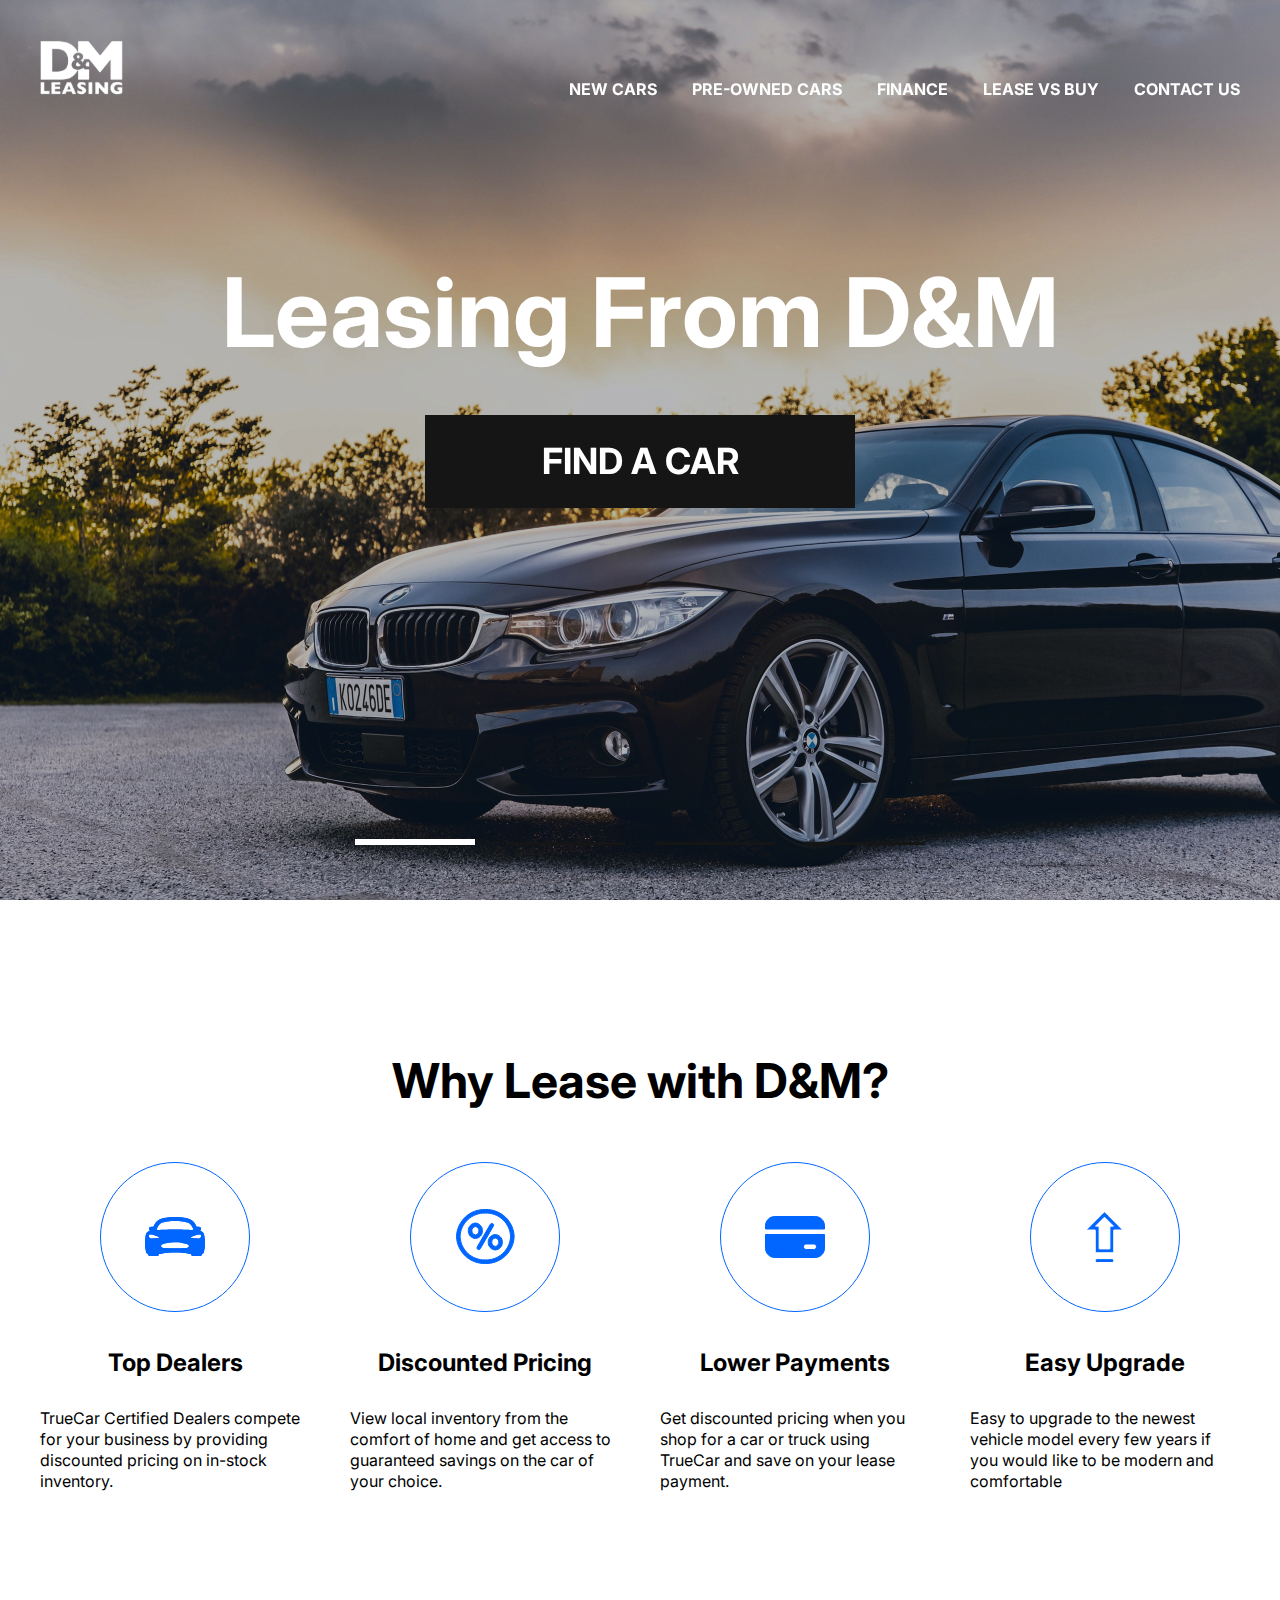
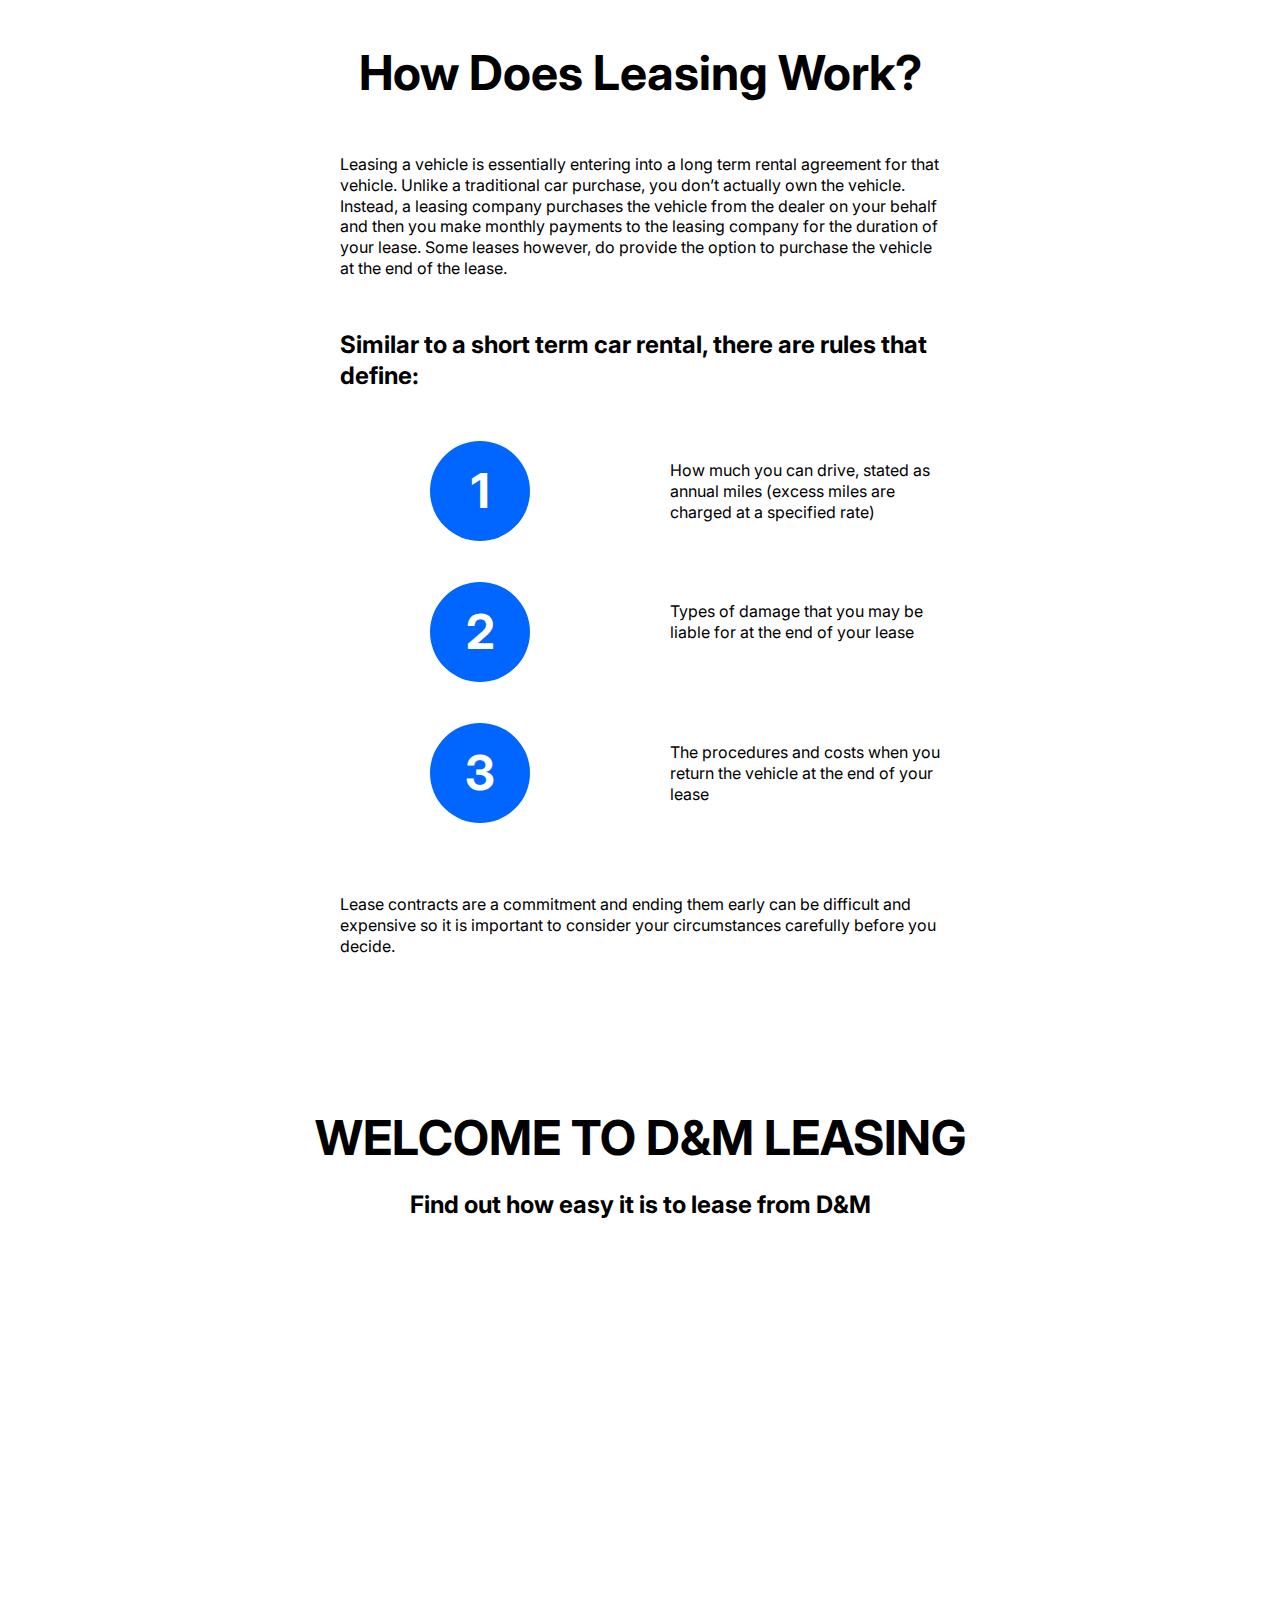
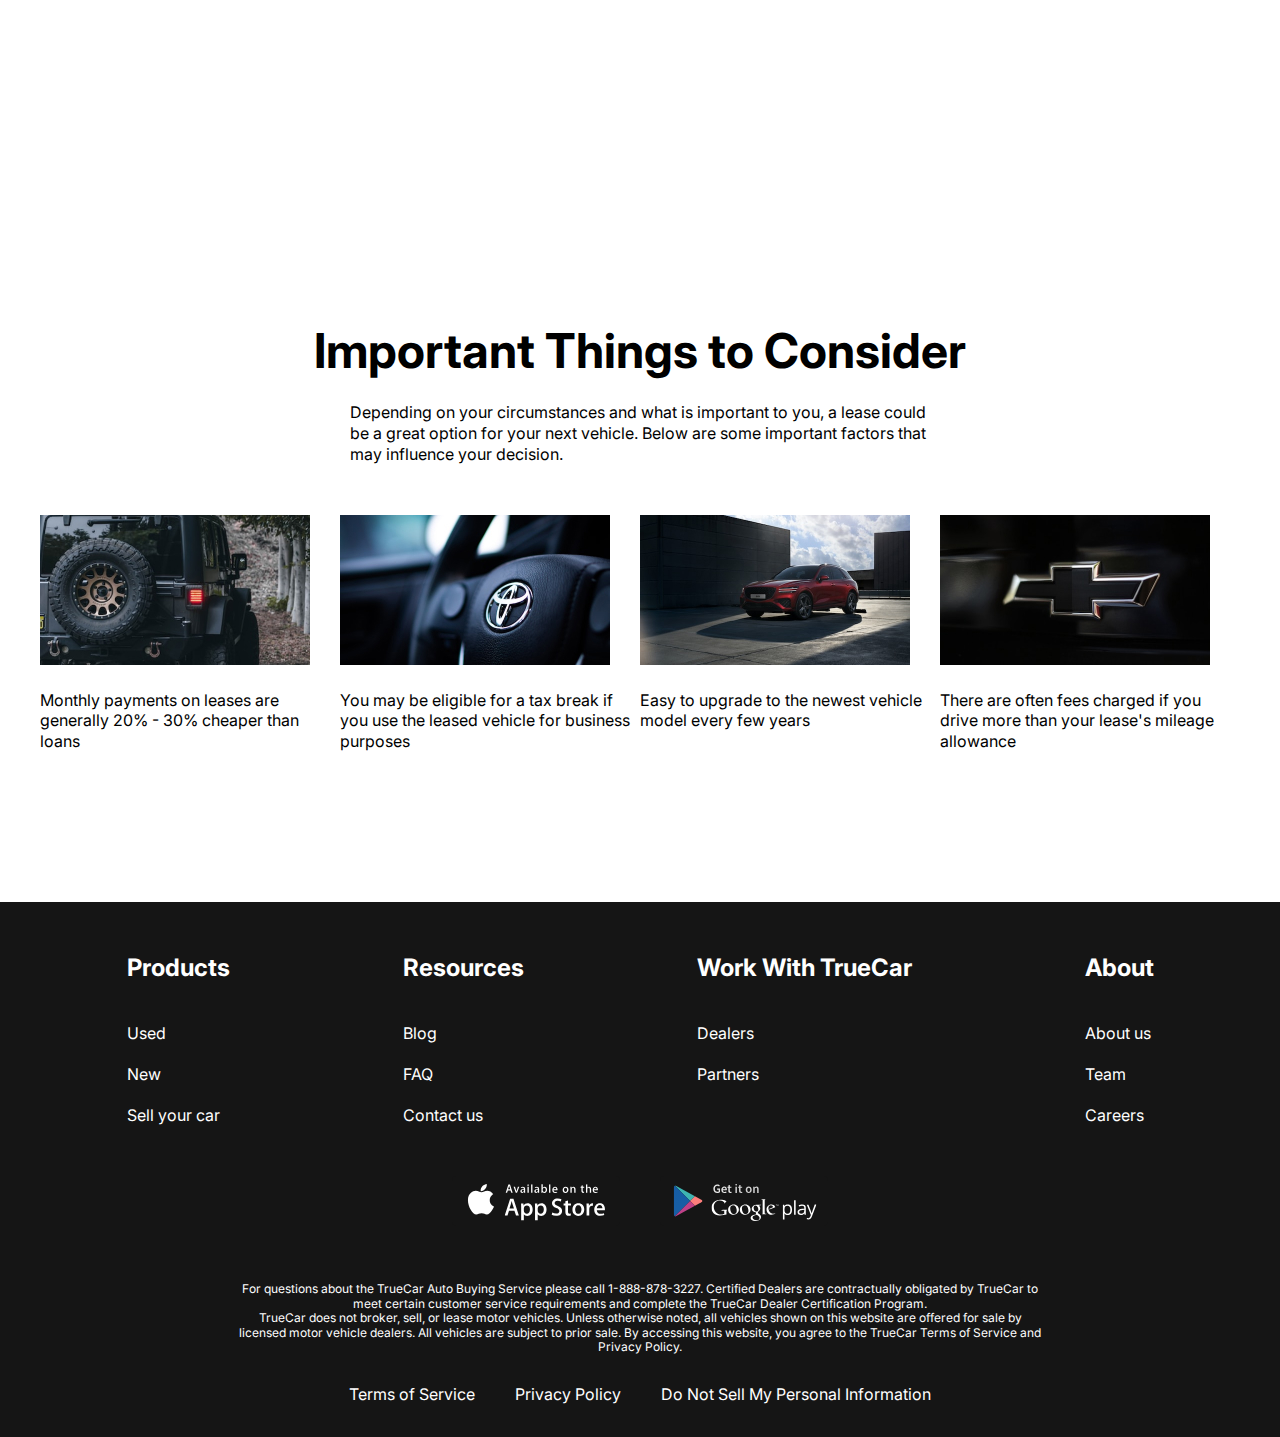
<file: index.html>
<!DOCTYPE html>
<html lang="en">
<head>
    <meta charset="UTF-8">
    <meta http-equiv="X-UA-Compatible" content="IE=edge">
    <meta name="viewport" content="width=device-width, initial-scale=1.0">
    <title>Document</title>
    <link rel="preconnect" href="https://fonts.googleapis.com">
    <link rel="preconnect" href="https://fonts.gstatic.com" crossorigin>
    <link href="https://fonts.googleapis.com/css2?family=Inter:wght@400;700&display=swap" rel="stylesheet">
    <link rel="stylesheet" href="https://cdn.jsdelivr.net/npm/swiper@10/swiper-bundle.min.css"/>
    <link rel="stylesheet" href="css/style.css">
</head>
<body>
    
<div class="wrapper">
    <header class="header header-main"> 
        <div class="container">
            <div class="header__inner">
                <a class="logo" href="index.html">
                    <img class="logo_img" src="img/logo.svg" alt="">
                </a>
                <nav class="menu">
                    <ul class="menu_list">
                        <li class="menu__lsit-item">
                            <a href="new-cars.html" class="menu__list-link">NEW CARS</a>
                        </li>
                        <li class="menu__lsit-item">
                            <a href="#" class="menu__list-link">PRE-OWNED CARS</a>
                        </li>
                        <li class="menu__lsit-item">
                            <a href="#" class="menu__list-link">FINANCE</a>
                        </li>
                        <li class="menu__lsit-item">
                            <a href="#" class="menu__list-link">LEASE VS BUY</a>
                        </li>
                        <li class="menu__lsit-item">
                            <a href="contacts.html" class="menu__list-link">CONTACT US</a>
                        </li>     
                    </ul>
                </nav>
            </div>
        </div>
    </header>

    <main class="main">
        <section class="top">
            <div class="container">
                <h1 class="title">Leasing From D&M
                </h1>
                <a href="new-cars.html" class="top__link">
                    FIND A CAR
                </a>
            </div>
        </section>
        <div class="slider">
            <div class="swiper">
                <div class="swiper-wrapper">
                    <div class="swiper-slide" style="background-image: url(img/slide-1.jpg);"></div>
                    <div class="swiper-slide" style="background-image: url(img/slide-2.jpg);"></div>
                    <div class="swiper-slide" style="background-image: url(img/slide-3.jpg);"></div>
                    <div class="swiper-slide" style="background-image: url(img/slide-4.jpg);"></div>
                    
                </div>
                <div class="swiper-pagination"></div>
            </div>
        </div>
        <section class="why-lease">
            <div class="container">
                <h2 class="section-title">
                    Why Lease with D&M?
                </h2>
            <ul class="why-lease__list">
                <li class="why-lease__item">
                    <img class="why-lease__item-img" src="img/why-lease-1.svg" alt="">
                    <h3 class="why-lease__item-title">
                        Top Dealers
                    </h3>
                    <p class="why-lease__item-text">TrueCar Certified Dealers compete for
                    your business by providing discounted pricing on in-stock inventory.</p>
                </li>
                <li class="why-lease__item">
                    <img class="why-lease__item-img" src="img/why-lease-2.svg" alt="">
                    <h3 class="why-lease__item-title">
                        Discounted Pricing
                    </h3>
                    <p class="why-lease__item-text">View local inventory from the comfort of
                    home and get access to guaranteed savings on the car of your choice.</p>
                </li>
                <li class="why-lease__item">
                    <img class="why-lease__item-img" src="img/why-lease-3.svg" alt="">
                    <h3 class="why-lease__item-title">
                        Lower Payments
                    </h3>
                    <p class="why-lease__item-text">Get discounted pricing when you shop
                    for a car or truck using TrueCar and save on your lease payment.</p>
                </li>
                <li class="why-lease__item">
                    <img class="why-lease__item-img" src="img/why-lease-4.svg" alt="">
                    <h3 class="why-lease__item-title">
                        Easy Upgrade
                    </h3>
                    <p class="why-lease__item-text">Easy to upgrade to the newest vehicle
                    model every few years if you would like to be modern and comfortable</p>
                </li>
            </ul>   
            </div>
        </section>
        <section class="how-does">
            <div class="how__does-inner">
                <h2 class="section-title">
                    How Does Leasing Work?
                </h2>
                <p class="how__does-text">
                    Leasing a vehicle is essentially entering into a long term rental
                    agreement for that vehicle. Unlike a traditional car purchase, you
                    don’t actually own the vehicle. Instead, a leasing company purchases
                    the vehicle from the dealer on your behalf and then you make monthly
                    payments to the leasing company for the duration of your lease. Some
                    leases however, do provide the option to purchase the vehicle at the end of the lease.
                </p>
                <h4 class="how__does-title">
                    Similar to a short term car rental,
                    there are rules that define:
                </h4>
                <ol class="how__does-list">
                    <li class="how__does-item">
                        How much you can drive, stated as annual miles (excess miles are charged at a specified rate)
                    </li>
                    <li class="how__does-item">
                        Types of damage that you may be liable for at the end of your lease
                    </li>
                    <li class="how__does-item">
                        The procedures and costs when you return the vehicle at the end of your lease
                    </li>
                </ol>
                <p class="how__does-text">
                    Lease contracts are a commitment and ending them early can be difficult
                    and expensive so it is important to consider your circumstances carefully
                    before you decide.
                </p>
            </div>
        </section>
        <section class="video">
            <div class="container">
                <h2 class="section-title video__title">
                    WELCOME TO D&M LEASING
                </h2>
                <p class="video__text">
                    Find out how easy it is to lease from D&M
                </p>
                <iframe class="video__content" width="1000 " height="500"
                src="https://www.youtube.com/embed/NiKsPQffdlU?si=kwkAn_wPWWJeQ7Lo"
                title="YouTube video player" frameborder="0" allow="accelerometer; autoplay;
                clipboard-write; encrypted-media; gyroscope; picture-in-picture; web-share"
                allowfullscreen></iframe>
            </div>
        </section>
        <section class="important">
            <div class="container">
                <h2 class="section-title important__title">
                    Important Things to Consider
                </h2>
                <p class="important__text">
                    Depending on your circumstances and what is important to you, a lease could
                    be a great option for your next vehicle. Below are some important factors that
                    may influence your decision.
                </p>
                <ul class="important__list">
                    <li class="important__item">
                        <img class="important__item-img" src="img/imp-1.jpg" alt="">
                        <p class="important__item-text">
                            Monthly payments on leases are generally 20% - 30% cheaper than loans
                        </p>
                    </li>
                    <li class="important__item">
                        <img class="important__item-img" src="img/imp-2.jpg" alt="">
                        <p class="important__item-text">
                            You may be eligible for a tax break if you use the leased vehicle for business purposes
                        </p>
                    </li>
                    <li class="important__item">
                        <img class="important__item-img" src="img/imp-3.jpg" alt="">
                        <p class="important__item-text">
                            Easy to upgrade to the newest vehicle model every few years
                        </p>
                    </li>
                    <li class="important__item">
                        <img class="important__item-img" src="img/imp-4.jpg" alt="">
                        <p class="important__item-text">
                            There are often fees charged if you drive more than your lease's mileage allowance
                        </p>
                    </li>
                </ul>
            </div>
        </section>
    </main>

    <footer class="footer">
        <div class="container">
            <nav class="footer__menu">
                <ul class="footer__menu-list">
                    <li class="footer__menu-item">
                        <p class="footer__menu-title">Products</p>
                    </li>
                    <li class="footer__menu-item">
                        <a href="#" class="footer__menu-link">Used</a>
                    </li>
                    <li class="footer__menu-item">
                        <a href="#" class="footer__menu-link">New</a>
                    </li>
                    <li class="footer__menu-item">
                        <a href="#" class="footer__menu-link">Sell your car</a>
                    </li>                                
                </ul>
                <ul class="footer__menu-list">
                    <li class="footer__menu-item">
                        <p class="footer__menu-title">Resources</p>
                    </li>
                    <li class="footer__menu-item">
                        <a href="#" class="footer__menu-link">Blog</a>
                    </li>
                    <li class="footer__menu-item">
                        <a href="#" class="footer__menu-link">FAQ</a>
                    </li>
                    <li class="footer__menu-item">
                        <a href="#" class="footer__menu-link">Contact us</a>
                    </li>                        
                </ul>
                <ul class="footer__menu-list">
                    <li class="footer__menu-item">
                        <p class="footer__menu-title">Work With TrueCar</p>
                    </li>
                    <li class="footer__menu-item">
                        <a href="#" class="footer__menu-link">Dealers</a>
                    </li>
                    <li class="footer__menu-item">
                        <a href="#" class="footer__menu-link">Partners</a>
                    </li>                       
                </ul>
                <ul class="footer__menu-list">
                    <li class="footer__menu-item">
                        <p class="footer__menu-title">About</p>
                    </li>
                    <li class="footer__menu-item">
                        <a href="#" class="footer__menu-link">About us</a>
                    </li>
                    <li class="footer__menu-item">
                        <a href="#" class="footer__menu-link">Team</a>
                    </li>
                    <li class="footer__menu-item">
                        <a href="#" class="footer__menu-link">Careers</a>
                    </li>                        
                </ul>
            </nav>
            <ul class="app">
                <li class="app__item">
                    <a href="#" class="app__item-link">
                        <img class="app__item-link" src="img/appstore.svg" alt="">
                    </a>
                </li>
                <li class="app__item">
                    <a href="#" class="app__item-link">
                        <img class="app__item-link" src="img/googleplay.svg" alt="">
                    </a>
                </li>
            </ul>
        </div>
        <div class="footer__copy">
            <p class="footer__copy-text">
                For questions about the TrueCar Auto Buying Service please call 1-888-878-3227.
                Certified Dealers are contractually obligated by TrueCar to meet certain customer service requirements and complete the TrueCar Dealer Certification Program.
            </p>
            <p class="footer__copy-text">
                TrueCar does not broker, sell, or lease motor vehicles. Unless otherwise noted, all vehicles shown on this website are offered for sale by licensed motor vehicle dealers. All vehicles are subject to prior sale. By accessing this website, you agree to the TrueCar Terms of Service and Privacy Policy.
            </p>
        </div>
        <nav class="copy__nav">
            <ul class="copy__nav-list">
                <li class="copy__nav-item">
                    <a href="#" class="copy__nav-link">Terms of Service</a>
                </li>
                <li class="copy__nav-item">
                    <a href="#" class="copy__nav-link">Privacy Policy</a>
                </li>
                <li class="copy__nav-item">
                    <a href="#" class="copy__nav-link">Do Not Sell My Personal Information</a>
                </li>
            </ul>
        </nav>
    </footer>
</div>

<script src="https://cdn.jsdelivr.net/npm/swiper@10/swiper-bundle.min.js"></script>
<script src="js/main.js"></script>
<script src="js/slider.js"></script>
</body>
</html>
</file>
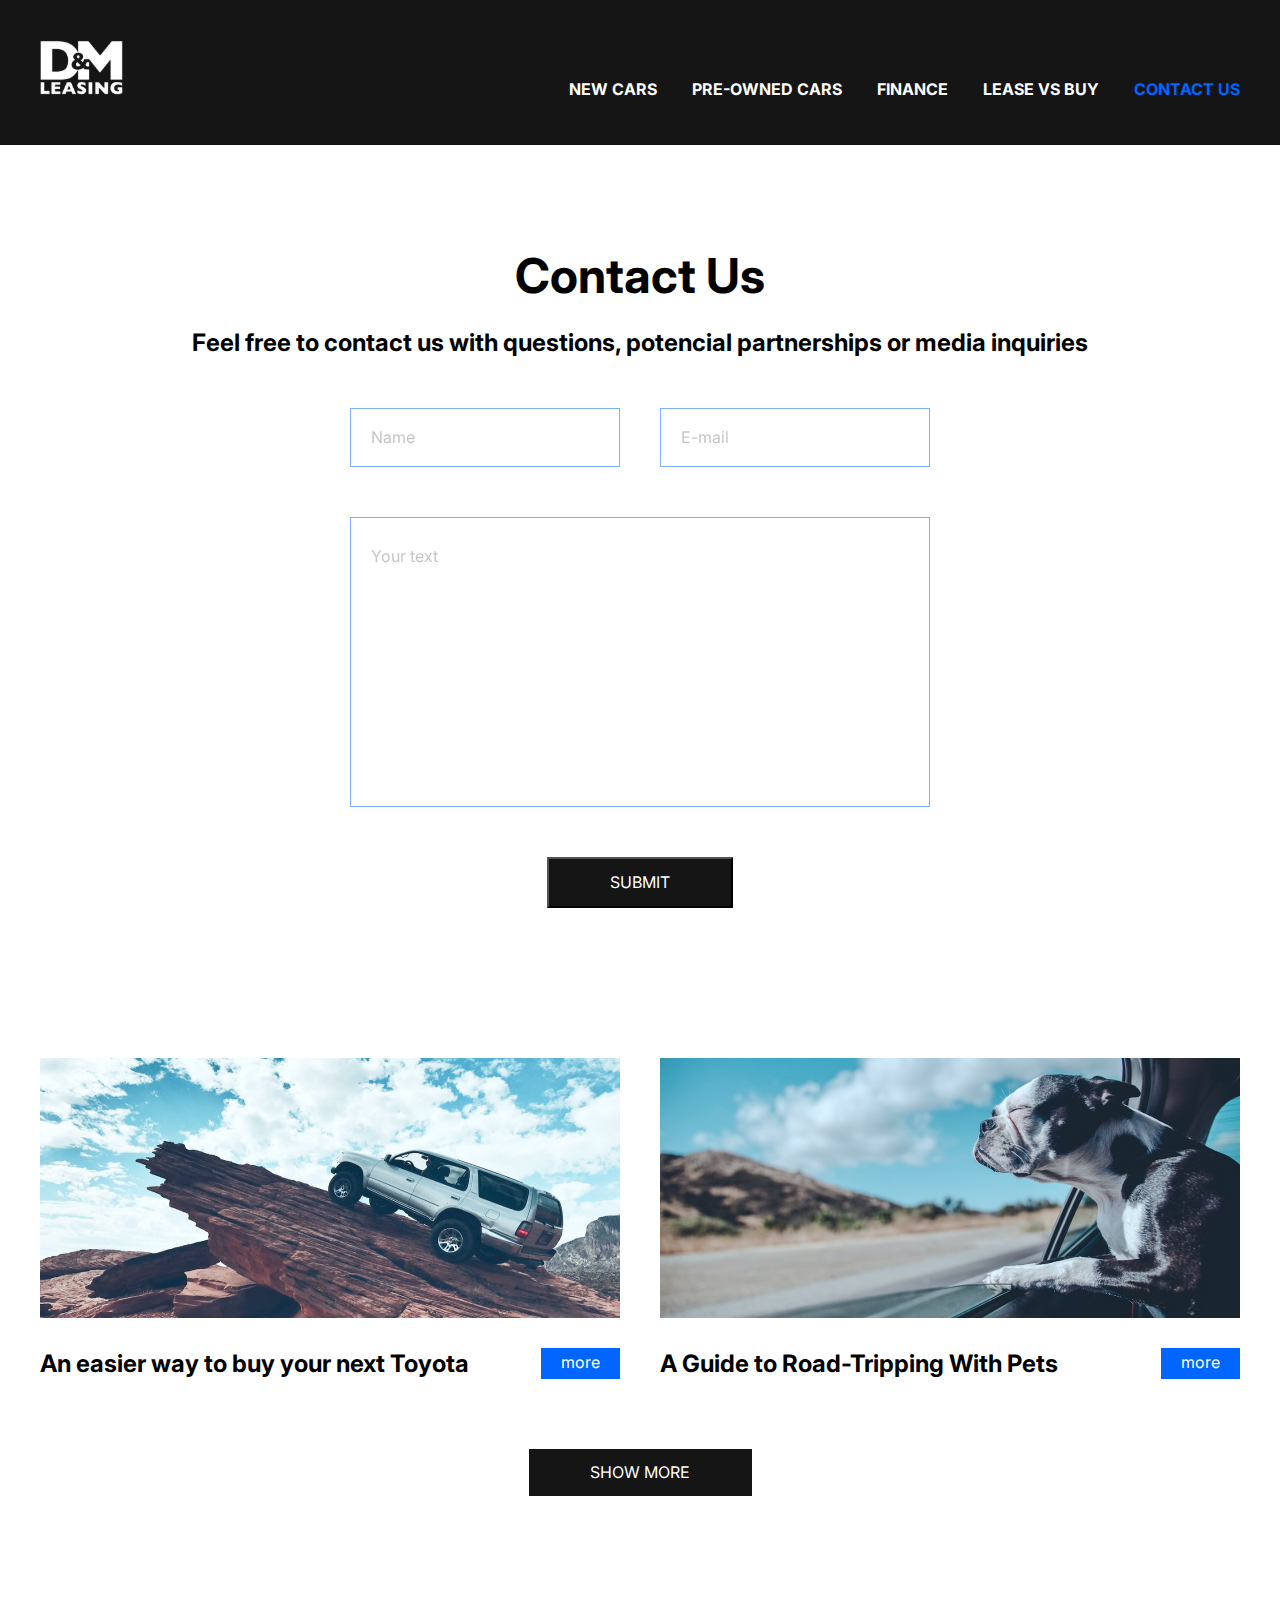
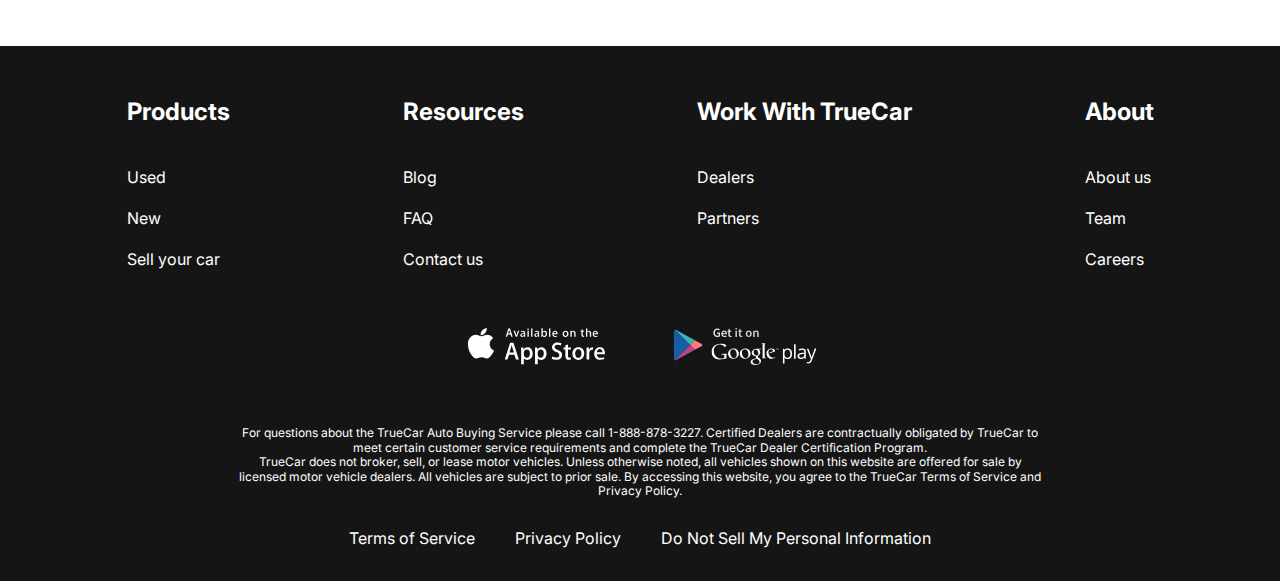
<file: contacts.html>
<!DOCTYPE html>
<html lang="en">
<head>
    <meta charset="UTF-8">
    <meta http-equiv="X-UA-Compatible" content="IE=edge">
    <meta name="viewport" content="width=device-width, initial-scale=1.0">
    <title>Document</title>
    <link rel="preconnect" href="https://fonts.googleapis.com">
    <link rel="preconnect" href="https://fonts.gstatic.com" crossorigin>
    <link href="https://fonts.googleapis.com/css2?family=Inter:wght@400;700&display=swap" rel="stylesheet">
    <link rel="stylesheet" href="css/style.css">
</head>
<body>
    
<div class="wrapper">
    <header class="header">
        <div class="container">
            <div class="header__inner">
                <a class="logo" href="index.html">
                    <img href="index.html" class="logo_img" src="img/logo.svg" alt="">
                </a>
                <nav class="menu">
                    <ul class="menu_list">
                        <li class="menu__lsit-item">
                            <a href="new-cars.html" class="menu__list-link">NEW CARS</a>
                        </li>
                        <li class="menu__lsit-item">
                            <a href="#" class="menu__list-link">PRE-OWNED CARS</a>
                        </li>
                        <li class="menu__lsit-item">
                            <a href="#" class="menu__list-link">FINANCE</a>
                        </li>
                        <li class="menu__lsit-item">
                            <a href="#" class="menu__list-link">LEASE VS BUY</a>
                        </li>
                        <li class="menu__lsit-item">
                            <a href="contacts.html" class="menu__list-link menu__list-link--active">CONTACT US</a>
                        </li>     
                    </ul>
                </nav>
            </div>
        </div>
    </header>
    <section class="contacts">
        <div class="container">
            <h2 class="section-title contacts__title">Contact Us</h2>
            <p class="contacts__text">
                Feel free to contact us with questions, potencial partnerships or media inquiries
            </p>
            <form class="form" action="#">
                <input class="form__input" type="text" placeholder="Name">
                <input class="form__input" type="email" placeholder="E-mail">
                <textarea class="form__textarea" placeholder="Your text"></textarea>
                <button class="form__btn" type="submit">SUBMIT</button>
            </form>
        </div>
    </section> 
    <section class="blog">
        <div class="container">
            <div class="blog__items">
                <div class="blog__item">
                    <img class="blog__item-img" src="img/blog-1.jpg" alt="">
                    <h4 class="blog__item-title">An easier way to buy your next Toyota</h4>
                    <a class="blog__item-link" href="#">more</a>
                </div>
                <div class="blog__item">
                    <img class="blog__item-img" src="img/blog-2.jpg" alt="">
                    <h4 class="blog__item-title">A Guide to Road-Tripping With Pets</h4>
                    <a class="blog__item-link" href="#">more</a>
                </div>
            </div>
            <a href="#" class="showmore-link">SHOW MORE</a>
        </div>
    </section>
    <footer class="footer">
        <div class="container">
            <nav class="footer__menu">
                <ul class="footer__menu-list">
                    <li class="footer__menu-item">
                        <p class="footer__menu-title">Products</p>
                    </li>
                    <li class="footer__menu-item">
                        <a href="#" class="footer__menu-link">Used</a>
                    </li>
                    <li class="footer__menu-item">
                        <a href="#" class="footer__menu-link">New</a>
                    </li>
                    <li class="footer__menu-item">
                        <a href="#" class="footer__menu-link">Sell your car</a>
                    </li>                                
                </ul>
                <ul class="footer__menu-list">
                    <li class="footer__menu-item">
                        <p class="footer__menu-title">Resources</p>
                    </li>
                    <li class="footer__menu-item">
                        <a href="#" class="footer__menu-link">Blog</a>
                    </li>
                    <li class="footer__menu-item">
                        <a href="#" class="footer__menu-link">FAQ</a>
                    </li>
                    <li class="footer__menu-item">
                        <a href="#" class="footer__menu-link">Contact us</a>
                    </li>                        
                </ul>
                <ul class="footer__menu-list">
                    <li class="footer__menu-item">
                        <p class="footer__menu-title">Work With TrueCar</p>
                    </li>
                    <li class="footer__menu-item">
                        <a href="#" class="footer__menu-link">Dealers</a>
                    </li>
                    <li class="footer__menu-item">
                        <a href="#" class="footer__menu-link">Partners</a>
                    </li>                       
                </ul>
                <ul class="footer__menu-list">
                    <li class="footer__menu-item">
                        <p class="footer__menu-title">About</p>
                    </li>
                    <li class="footer__menu-item">
                        <a href="#" class="footer__menu-link">About us</a>
                    </li>
                    <li class="footer__menu-item">
                        <a href="#" class="footer__menu-link">Team</a>
                    </li>
                    <li class="footer__menu-item">
                        <a href="#" class="footer__menu-link">Careers</a>
                    </li>                        
                </ul>
            </nav>
            <ul class="app">
                <li class="app__item">
                    <a href="#" class="app__item-link">
                        <img class="app__item-link" src="img/appstore.svg" alt="">
                    </a>
                </li>
                <li class="app__item">
                    <a href="#" class="app__item-link">
                        <img class="app__item-link" src="img/googleplay.svg" alt="">
                    </a>
                </li>
            </ul>
        </div>
        <div class="footer__copy">
            <p class="footer__copy-text">
                For questions about the TrueCar Auto Buying Service please call 1-888-878-3227.
                Certified Dealers are contractually obligated by TrueCar to meet certain customer service requirements and complete the TrueCar Dealer Certification Program.
            </p>
            <p class="footer__copy-text">
                TrueCar does not broker, sell, or lease motor vehicles. Unless otherwise noted, all vehicles shown on this website are offered for sale by licensed motor vehicle dealers. All vehicles are subject to prior sale. By accessing this website, you agree to the TrueCar Terms of Service and Privacy Policy.
            </p>
        </div>
        <nav class="copy__nav">
            <ul class="copy__nav-list">
                <li class="copy__nav-item">
                    <a href="#" class="copy__nav-link">Terms of Service</a>
                </li>
                <li class="copy__nav-item">
                    <a href="#" class="copy__nav-link">Privacy Policy</a>
                </li>
                <li class="copy__nav-item">
                    <a href="#" class="copy__nav-link">Do Not Sell My Personal Information</a>
                </li>
            </ul>
        </nav>
    </footer>
</div>

</body>
</html>
</file>
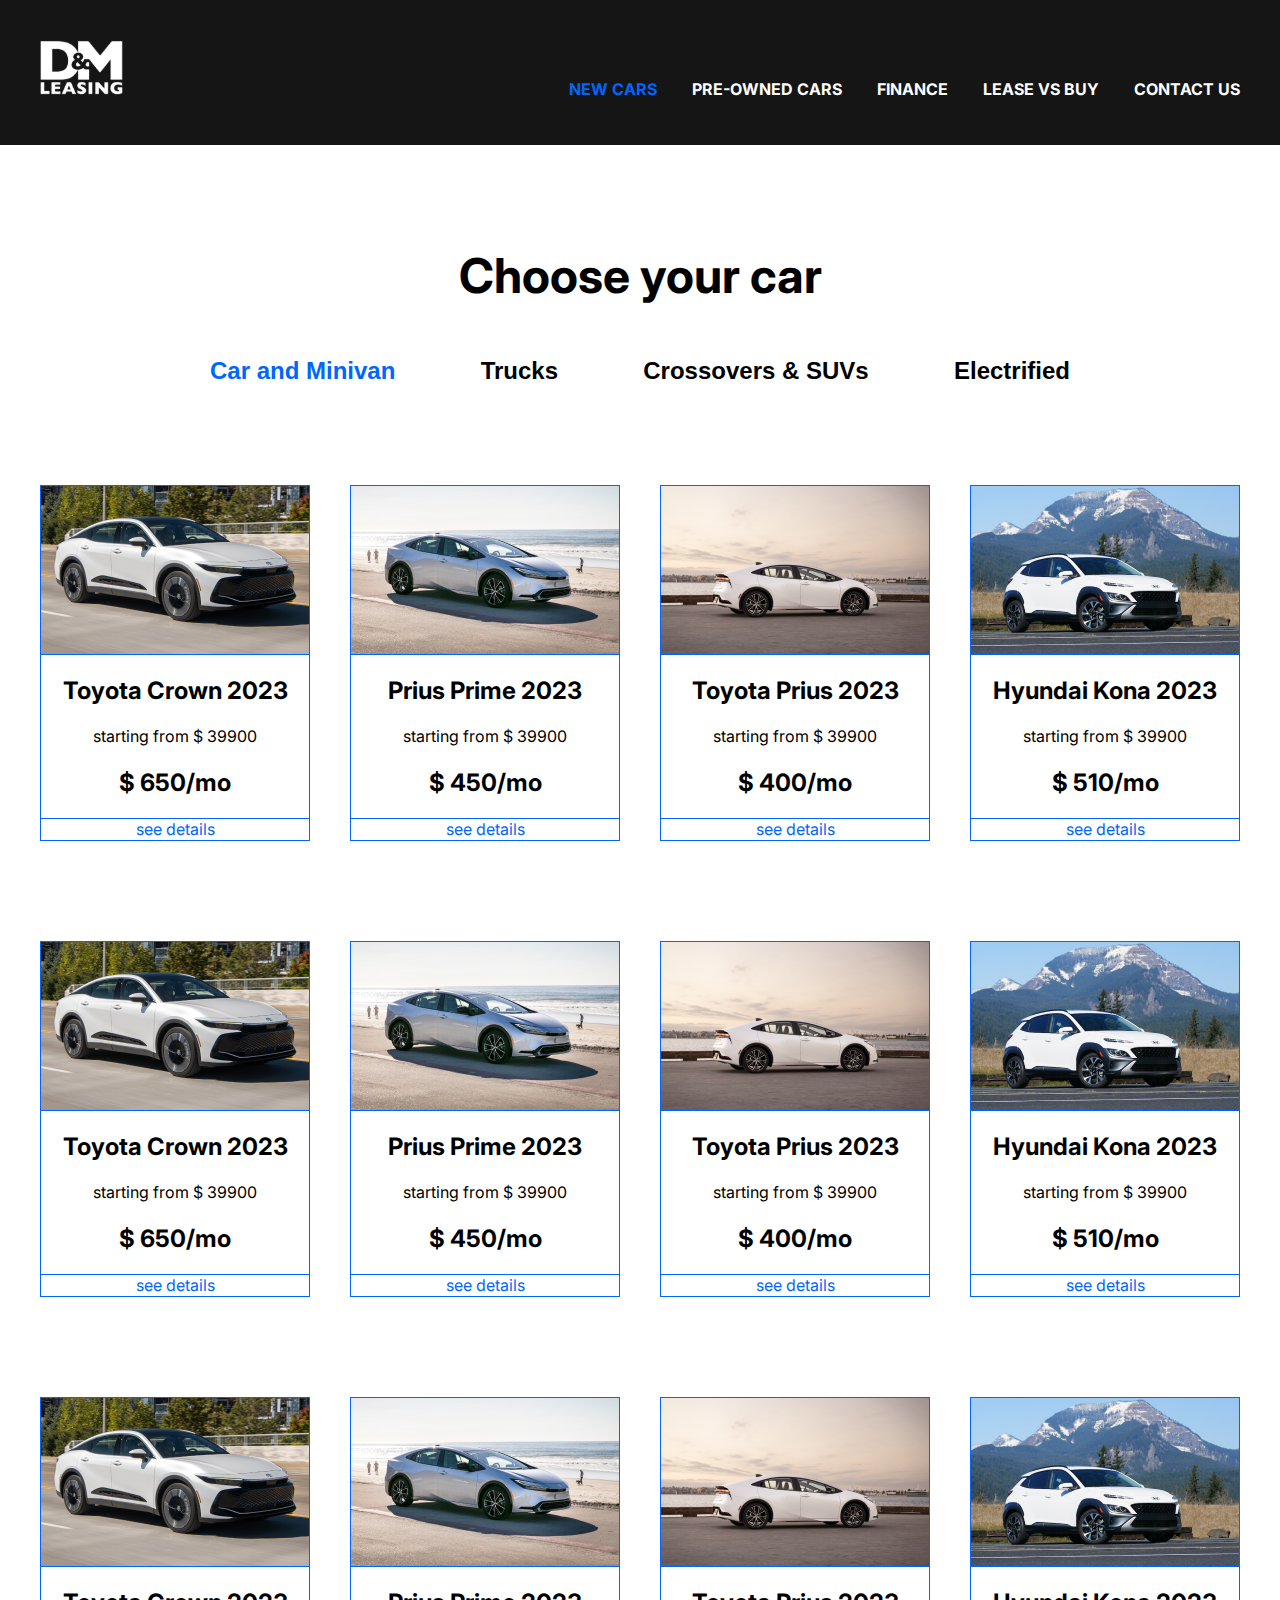
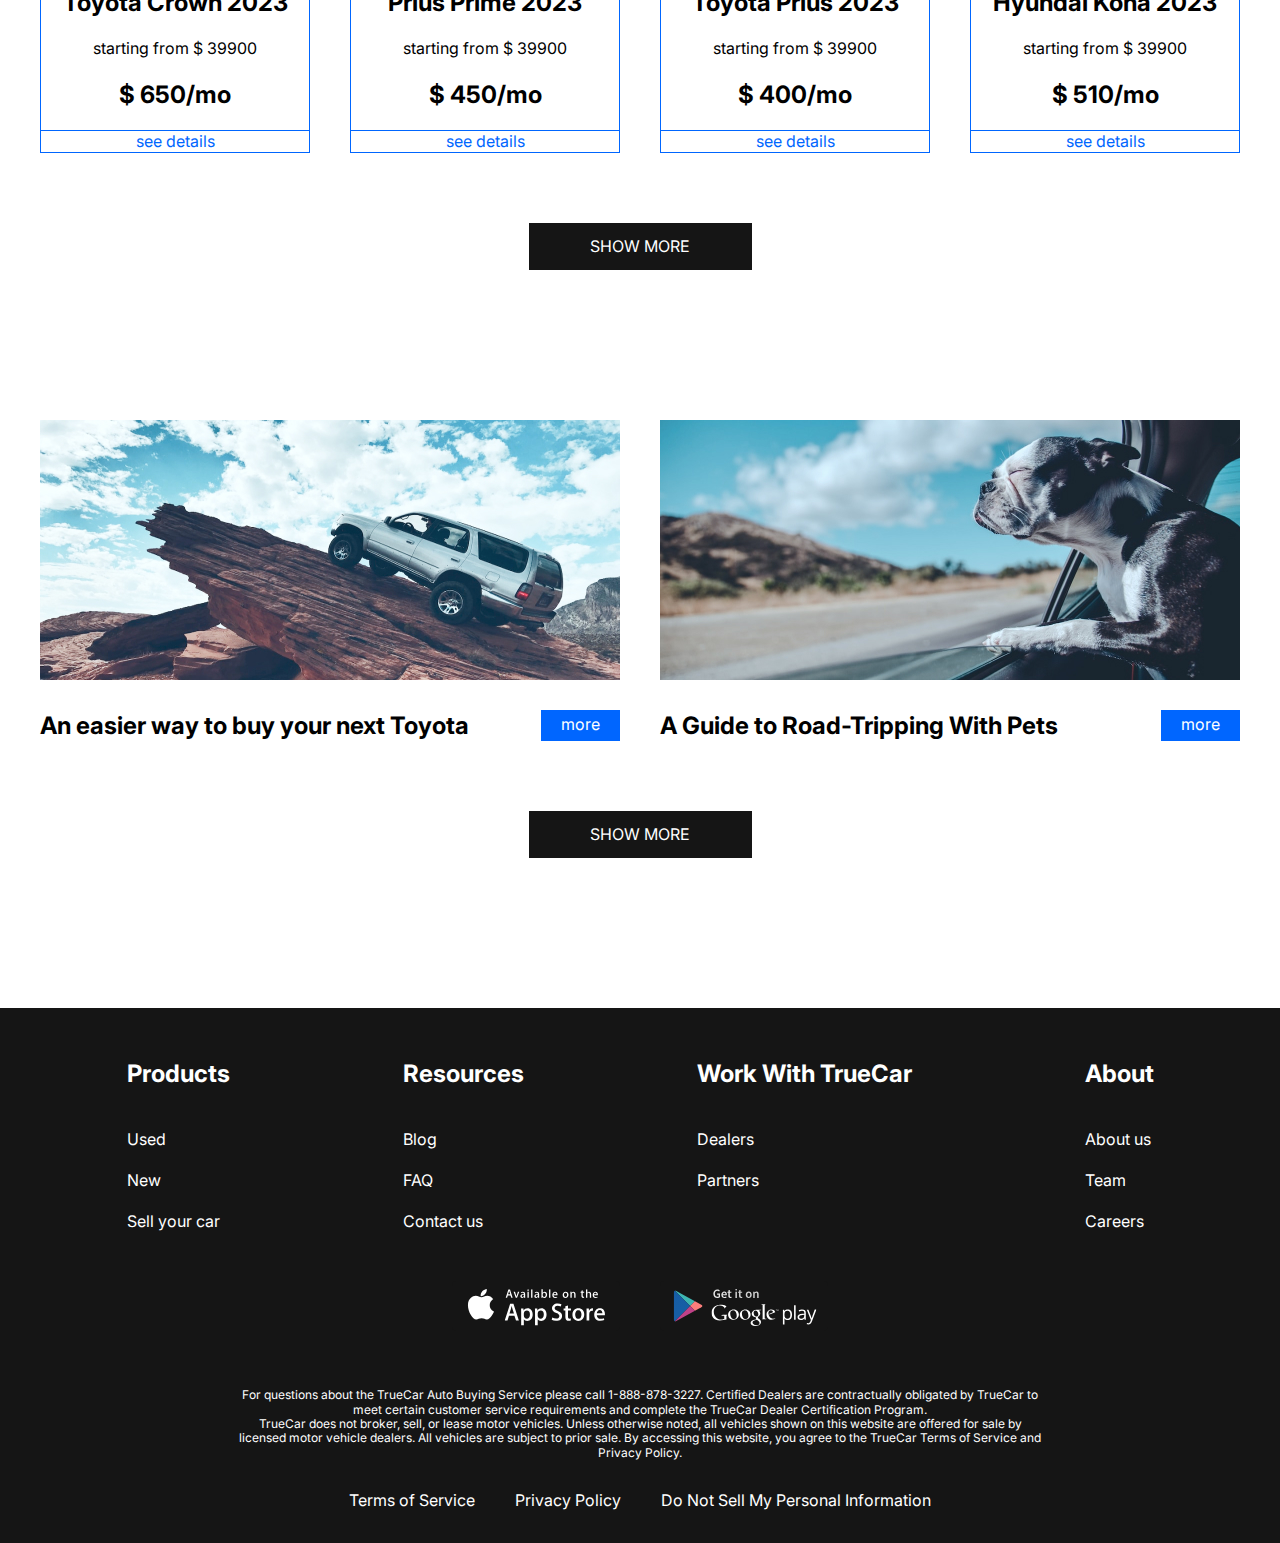
<file: new-cars.html>
<!DOCTYPE html>
<html lang="en">
<head>
    <meta charset="UTF-8">
    <meta http-equiv="X-UA-Compatible" content="IE=edge">
    <meta name="viewport" content="width=device-width, initial-scale=1.0">
    <title>Document</title>
    <link rel="preconnect" href="https://fonts.googleapis.com">
    <link rel="preconnect" href="https://fonts.gstatic.com" crossorigin>
    <link href="https://fonts.googleapis.com/css2?family=Inter:wght@400;700&display=swap" rel="stylesheet">
    <link rel="stylesheet" href="css/style.css">
</head>
<body>
    
<div class="wrapper">
    <header class="header">
        <div class="container">
            <div class="header__inner">
                <a class="logo" href="index.html">
                    <img class="logo_img" src="img/logo.svg" alt="">
                </a>
                <nav class="menu">
                    <ul class="menu_list">
                        <li class="menu__lsit-item">
                            <a href="#" class="menu__list-link menu__list-link--active">NEW CARS</a>
                        </li>
                        <li class="menu__lsit-item">
                            <a href="#" class="menu__list-link">PRE-OWNED CARS</a>
                        </li>
                        <li class="menu__lsit-item">
                            <a href="#" class="menu__list-link">FINANCE</a>
                        </li>
                        <li class="menu__lsit-item">
                            <a href="#" class="menu__list-link">LEASE VS BUY</a>
                        </li>
                        <li class="menu__lsit-item">
                            <a href="contacts.html" class="menu__list-link">CONTACT US</a>
                        </li>     
                    </ul>
                </nav>
            </div>
        </div>
    </header>

    <main class="main">

        <section class="choose">
            <div class="container">
                <h2 class="section-title">
                    Choose your car
                </h2>
                <div class="tabs">
                    <div class="tabs__btn">
                        <button class="tabs__btn-item tabs__btn-item--active" data-button="content-1">Car and Minivan</button>
                        <button class="tabs__btn-item" data-button="content-2">Trucks</button>
                        <button class="tabs__btn-item" data-button="content-3">Crossovers & SUVs</button>
                        <button class="tabs__btn-item" data-button="content-4">Electrified</button>
                    </div>
                    <div class="tabs__content">
                        <div class="tabs__content-item tabs__content-item--active" id="content-1">
                            <div class="card">
                                <img src="img/card-1.jpg" alt="" class="card__img">
                                <div class="card__content">
                                    <h4 class="card__title">Toyota Crown 2023</h4>
                                    <p class="card__text">starting from $ 39900</p>
                                    <p class="card__price">$ 650/mo</p>
                                    </div>
                                    <a href="#" class="card__link">see details</a>
                            </div>
                            <div class="card">
                                <img src="img/card-2.jpg" alt="" class="card__img">
                                <div class="card__content">
                                    <h4 class="card__title">Prius Prime 2023</h4>
                                    <p class="card__text">starting from $ 39900</p>
                                    <p class="card__price">$ 450/mo</p>
                                </div>
                                <a href="#" class="card__link">see details</a>
                            </div>
                            <div class="card">
                                <img src="img/card-3.jpg" alt="" class="card__img">
                                <div class="card__content">
                                    <h4 class="card__title">Toyota Prius 2023</h4>
                                    <p class="card__text">starting from $ 39900</p>
                                    <p class="card__price">$ 400/mo</p>
                                </div>
                                <a href="#" class="card__link">see details</a>
                            </div>
                            <div class="card">
                                <img src="img/card-4.jpg" alt="" class="card__img">
                                <div class="card__content">
                                    <h4 class="card__title">Hyundai Kona 2023</h4>
                                    <p class="card__text">starting from $ 39900</p>
                                    <p class="card__price">$ 510/mo</p>
                                </div>
                                <a href="#" class="card__link">see details</a>
                            </div>
                            <div class="card">
                                <img src="img/card-1.jpg" alt="" class="card__img">
                                <div class="card__content">
                                    <h4 class="card__title">Toyota Crown 2023</h4>
                                    <p class="card__text">starting from $ 39900</p>
                                    <p class="card__price">$ 650/mo</p>
                                    </div>
                                    <a href="#" class="card__link">see details</a>
                            </div>
                            <div class="card">
                                <img src="img/card-2.jpg" alt="" class="card__img">
                                <div class="card__content">
                                    <h4 class="card__title">Prius Prime 2023</h4>
                                    <p class="card__text">starting from $ 39900</p>
                                    <p class="card__price">$ 450/mo</p>
                                </div>
                                <a href="#" class="card__link">see details</a>
                            </div>
                            <div class="card">
                                <img src="img/card-3.jpg" alt="" class="card__img">
                                <div class="card__content">
                                    <h4 class="card__title">Toyota Prius 2023</h4>
                                    <p class="card__text">starting from $ 39900</p>
                                    <p class="card__price">$ 400/mo</p>
                                </div>
                                <a href="#" class="card__link">see details</a>
                            </div>
                            <div class="card">
                                <img src="img/card-4.jpg" alt="" class="card__img">
                                <div class="card__content">
                                    <h4 class="card__title">Hyundai Kona 2023</h4>
                                    <p class="card__text">starting from $ 39900</p>
                                    <p class="card__price">$ 510/mo</p>
                                </div>
                                <a href="#" class="card__link">see details</a>
                            </div>
                            <div class="card">
                                <img src="img/card-1.jpg" alt="" class="card__img">
                                <div class="card__content">
                                    <h4 class="card__title">Toyota Crown 2023</h4>
                                    <p class="card__text">starting from $ 39900</p>
                                    <p class="card__price">$ 650/mo</p>
                                    </div>
                                    <a href="#" class="card__link">see details</a>
                            </div>
                            <div class="card">
                                <img src="img/card-2.jpg" alt="" class="card__img">
                                <div class="card__content">
                                    <h4 class="card__title">Prius Prime 2023</h4>
                                    <p class="card__text">starting from $ 39900</p>
                                    <p class="card__price">$ 450/mo</p>
                                </div>
                                <a href="#" class="card__link">see details</a>
                            </div>
                            <div class="card">
                                <img src="img/card-3.jpg" alt="" class="card__img">
                                <div class="card__content">
                                    <h4 class="card__title">Toyota Prius 2023</h4>
                                    <p class="card__text">starting from $ 39900</p>
                                    <p class="card__price">$ 400/mo</p>
                                </div>
                                <a href="#" class="card__link">see details</a>
                            </div>
                            <div class="card">
                                <img src="img/card-4.jpg" alt="" class="card__img">
                                <div class="card__content">
                                    <h4 class="card__title">Hyundai Kona 2023</h4>
                                    <p class="card__text">starting from $ 39900</p>
                                    <p class="card__price">$ 510/mo</p>
                                </div>
                                <a href="#" class="card__link">see details</a>
                            </div>
                        </div>
                        
                        <div class="tabs__content-item" id="content-2">
                            <div class="card">
                                <img src="img/card-1.jpg" alt="" class="card__img">
                                <div class="card__content">
                                    <h4 class="card__title">Toyota Crown 2023</h4>
                                    <p class="card__text">starting from $ 39900</p>
                                    <p class="card__price">$ 650/mo</p>
                                    </div>
                                    <a href="#" class="card__link">see details</a>
                            </div>
                            <div class="card">
                                <img src="img/card-2.jpg" alt="" class="card__img">
                                <div class="card__content">
                                    <h4 class="card__title">Prius Prime 2023</h4>
                                    <p class="card__text">starting from $ 39900</p>
                                    <p class="card__price">$ 450/mo</p>
                                </div>
                                <a href="#" class="card__link">see details</a>
                            </div>
                            <div class="card">
                                <img src="img/card-3.jpg" alt="" class="card__img">
                                <div class="card__content">
                                    <h4 class="card__title">Toyota Prius 2023</h4>
                                    <p class="card__text">starting from $ 39900</p>
                                    <p class="card__price">$ 400/mo</p>
                                </div>
                                <a href="#" class="card__link">see details</a>
                            </div>
                            <div class="card">
                                <img src="img/card-4.jpg" alt="" class="card__img">
                                <div class="card__content">
                                    <h4 class="card__title">Hyundai Kona 2023</h4>
                                    <p class="card__text">starting from $ 39900</p>
                                    <p class="card__price">$ 510/mo</p>
                                </div>
                                <a href="#" class="card__link">see details</a>
                            </div>
                        </div>
                        <div class="tabs__content-item" id="content-3">
                            <div class="card">
                                <img src="img/card-1.jpg" alt="" class="card__img">
                                <div class="card__content">
                                    <h4 class="card__title">Toyota Crown 2023</h4>
                                    <p class="card__text">starting from $ 39900</p>
                                    <p class="card__price">$ 650/mo</p>
                                    </div>
                                    <a href="#" class="card__link">see details</a>
                            </div>
                            <div class="card">
                                <img src="img/card-2.jpg" alt="" class="card__img">
                                <div class="card__content">
                                    <h4 class="card__title">Prius Prime 2023</h4>
                                    <p class="card__text">starting from $ 39900</p>
                                    <p class="card__price">$ 450/mo</p>
                                </div>
                                <a href="#" class="card__link">see details</a>
                            </div>
                            <div class="card">
                                <img src="img/card-3.jpg" alt="" class="card__img">
                                <div class="card__content">
                                    <h4 class="card__title">Toyota Prius 2023</h4>
                                    <p class="card__text">starting from $ 39900</p>
                                    <p class="card__price">$ 400/mo</p>
                                </div>
                                <a href="#" class="card__link">see details</a>
                            </div>
                            <div class="card">
                                <img src="img/card-4.jpg" alt="" class="card__img">
                                <div class="card__content">
                                    <h4 class="card__title">Hyundai Kona 2023</h4>
                                    <p class="card__text">starting from $ 39900</p>
                                    <p class="card__price">$ 510/mo</p>
                                </div>
                                <a href="#" class="card__link">see details</a>
                            </div>
                        </div>
                        <div class="tabs__content-item" id="content-4">
                            <div class="card">
                                <img src="img/card-1.jpg" alt="" class="card__img">
                                <div class="card__content">
                                    <h4 class="card__title">Toyota Crown 2023</h4>
                                    <p class="card__text">starting from $ 39900</p>
                                    <p class="card__price">$ 650/mo</p>
                                    </div>
                                    <a href="#" class="card__link">see details</a>
                            </div>
                            <div class="card">
                                <img src="img/card-2.jpg" alt="" class="card__img">
                                <div class="card__content">
                                    <h4 class="card__title">Prius Prime 2023</h4>
                                    <p class="card__text">starting from $ 39900</p>
                                    <p class="card__price">$ 450/mo</p>
                                </div>
                                <a href="#" class="card__link">see details</a>
                            </div>
                            <div class="card">
                                <img src="img/card-3.jpg" alt="" class="card__img">
                                <div class="card__content">
                                    <h4 class="card__title">Toyota Prius 2023</h4>
                                    <p class="card__text">starting from $ 39900</p>
                                    <p class="card__price">$ 400/mo</p>
                                </div>
                                <a href="#" class="card__link">see details</a>
                            </div>
                            <div class="card">
                                <img src="img/card-4.jpg" alt="" class="card__img">
                                <div class="card__content">
                                    <h4 class="card__title">Hyundai Kona 2023</h4>
                                    <p class="card__text">starting from $ 39900</p>
                                    <p class="card__price">$ 510/mo</p>
                                </div>
                                <a href="#" class="card__link">see details</a>
                            </div>
                        </div>
                    </div>
                </div>
                <a href="#" class="showmore-link">SHOW MORE</a>
            </div>
        </section>

        <section class="blog">
            <div class="container">
                <div class="blog__items">
                    <div class="blog__item">
                        <img class="blog__item-img" src="img/blog-1.jpg" alt="">
                        <h4 class="blog__item-title">An easier way to buy your next Toyota</h4>
                        <a class="blog__item-link" href="#">more</a>
                    </div>
                    <div class="blog__item">
                        <img class="blog__item-img" src="img/blog-2.jpg" alt="">
                        <h4 class="blog__item-title">A Guide to Road-Tripping With Pets</h4>
                        <a class="blog__item-link" href="#">more</a>
                    </div>
                </div>
                <a href="#" class="showmore-link">SHOW MORE</a>
            </div>
        </section>
    </main>
    
    <footer class="footer">
        <div class="container">
            <nav class="footer__menu">
                <ul class="footer__menu-list">
                    <li class="footer__menu-item">
                        <p class="footer__menu-title">Products</p>
                    </li>
                    <li class="footer__menu-item">
                        <a href="#" class="footer__menu-link">Used</a>
                    </li>
                    <li class="footer__menu-item">
                        <a href="#" class="footer__menu-link">New</a>
                    </li>
                    <li class="footer__menu-item">
                        <a href="#" class="footer__menu-link">Sell your car</a>
                    </li>                                
                </ul>
                <ul class="footer__menu-list">
                    <li class="footer__menu-item">
                        <p class="footer__menu-title">Resources</p>
                    </li>
                    <li class="footer__menu-item">
                        <a href="#" class="footer__menu-link">Blog</a>
                    </li>
                    <li class="footer__menu-item">
                        <a href="#" class="footer__menu-link">FAQ</a>
                    </li>
                    <li class="footer__menu-item">
                        <a href="#" class="footer__menu-link">Contact us</a>
                    </li>                        
                </ul>
                <ul class="footer__menu-list">
                    <li class="footer__menu-item">
                        <p class="footer__menu-title">Work With TrueCar</p>
                    </li>
                    <li class="footer__menu-item">
                        <a href="#" class="footer__menu-link">Dealers</a>
                    </li>
                    <li class="footer__menu-item">
                        <a href="#" class="footer__menu-link">Partners</a>
                    </li>                       
                </ul>
                <ul class="footer__menu-list">
                    <li class="footer__menu-item">
                        <p class="footer__menu-title">About</p>
                    </li>
                    <li class="footer__menu-item">
                        <a href="#" class="footer__menu-link">About us</a>
                    </li>
                    <li class="footer__menu-item">
                        <a href="#" class="footer__menu-link">Team</a>
                    </li>
                    <li class="footer__menu-item">
                        <a href="#" class="footer__menu-link">Careers</a>
                    </li>                        
                </ul>
            </nav>
            <ul class="app">
                <li class="app__item">
                    <a href="#" class="app__item-link">
                        <img class="app__item-link" src="img/appstore.svg" alt="">
                    </a>
                </li>
                <li class="app__item">
                    <a href="#" class="app__item-link">
                        <img class="app__item-link" src="img/googleplay.svg" alt="">
                    </a>
                </li>
            </ul>
        </div>
        <div class="footer__copy">
            <p class="footer__copy-text">
                For questions about the TrueCar Auto Buying Service please call 1-888-878-3227.
                Certified Dealers are contractually obligated by TrueCar to meet certain customer service requirements and complete the TrueCar Dealer Certification Program.
            </p>
            <p class="footer__copy-text">
                TrueCar does not broker, sell, or lease motor vehicles. Unless otherwise noted, all vehicles shown on this website are offered for sale by licensed motor vehicle dealers. All vehicles are subject to prior sale. By accessing this website, you agree to the TrueCar Terms of Service and Privacy Policy.
            </p>
        </div>
        <nav class="copy__nav">
            <ul class="copy__nav-list">
                <li class="copy__nav-item">
                    <a href="#" class="copy__nav-link">Terms of Service</a>
                </li>
                <li class="copy__nav-item">
                    <a href="#" class="copy__nav-link">Privacy Policy</a>
                </li>
                <li class="copy__nav-item">
                    <a href="#" class="copy__nav-link">Do Not Sell My Personal Information</a>
                </li>
            </ul>
        </nav>
    </footer>
</div>

<script src="js/main.js"></script>
</body>
</html>
</file>
<file: css/style.css>
html{
    box-sizing: border-box;
}

*, *::after, *::before{
    box-sizing: inherit;
    margin: 0;
    padding: 0;
}

html, body{
    height: 100%;
}

ul{
    list-style: none;
}

a{
    text-decoration: none;
    color: inherit;
}

.section-title {
    margin-bottom: 50px;
    font-size: 48px;
    font-weight: 700;
    text-align: center;
}

.wrapper{
    min-height: 100%;
    display: flex;
    flex-direction: column;
}

.container{
    max-width: 1220px;
    margin: 0 auto;
    padding: 0 10px;
}

body{
    font-family: 'Inter', sans-serif;
    font-size: 16px;
    font-weight: 400;
    line-height: 1.3;
}

.header{
    background-color: #151515;
}

.header-main {
    background-color: transparent;
    position: absolute;
    z-index: 10;
    left: 0;    /* растягиваем элементы и выравниваем их по центру */
    right: 0;   /* растягиваем элементы и выравниваем их по центру */
}

.header__inner{
    padding-top: 40px;
    padding-bottom: 45px;
    display: flex;
    justify-content: space-between;
    align-items: flex-end;
}

.menu_list{
    display: flex;
    gap: 35px;
}

.menu__list-link {
    color: #fff;
    text-transform: uppercase;
    font-family: Inter;
    font-weight: 700;
}

.menu__list-link--active {
    color: #0066ff;
}

.footer{
    background-color: #151515;
    padding: 50px 0 32px;
    color: #fff;
}

.footer__menu{
    display: flex;
    justify-content: space-around;
    margin-bottom: 50px;
}

.footer__menu-list{
    max-width: 250px;
}

.footer__menu-title{
    font-size: 24px;
    font-weight: 700;
    padding-bottom: 20px;
}

.footer__menu-item + .footer__menu-item{
    padding-top: 20px;
}

.app{
    display: flex;
    justify-content: center;
    gap: 40px;
    margin-bottom: 52px;
}

.footer__copy{
    max-width: 806px;
    margin: 0 auto 30px;
    text-align: center;
    font-size: 12px;
    font-weight: 400;
    line-height: 1.2;
}

.copy__nav-list{
    display: flex;
    justify-content: center;
    gap: 40px;
}

.main{
   flex-grow: 1;
}

.top{
    color: #fff;
    text-align: center;
    padding-top: 250px;
    padding-bottom: 50px;
    position: absolute;
    z-index: 5;
    left: 0;   /* растягиваем элементы и выравниваем их по центру */
    right: 0;/* растягиваем элементы и выравниваем их по центру */

}

.title{
    padding-bottom: 40px;
    font-weight: 700;
    font-size: 96px;
}

.top__link{
    background-color: #151515;
    padding: 23px;
    max-width: 430px;
    width: 100%;
    display: inline-block;
    text-transform: uppercase;
    font-size: 36px;
    font-weight: 700;
}

.swiper-slide {
    height: 100vh; /* высота картинки */
    width: 100vh;
    background-repeat: no-repeat; /* если картинка маленькая, а монитор большой, чтобы картинка не повторялась */
    block-size: cover;
    background-position: center; /* позиционирование картинки */
}


.swiper::after { /* делаем обложку для фотографии затемненной, посредством rgba */
    content: '';
    background: rgba(21, 21, 21, .3); /* делаем обложку для фотографии затемненной, посредством rgba */
    position: absolute;
    z-index: 5;
    top: 0;
    right: 0;
    bottom: 0;
    left: 0;
}

.swiper-pagination-bullet {
    width: 120px;
    height: 3px;
    background-color: #151515;
    border-radius: 0; /* сделать эти полоски прямоугольными, убрать стандартные настройки */
    opacity: 1;
}

.swiper-pagination-horizontal.swiper-pagination-bullets .swiper-pagination-bullet {
    margin: 0 15px;
}

.swiper-pagination-bullets.swiper-pagination-horizontal {
    bottom: 50px;
}

.swiper-pagination-bullet-active {
    height: 6px;
    background-color: #fff;
}

.why-lease {
    padding: 150px 0;
}

.why-lease__list {
    display: grid;
    grid-template-columns: repeat(4, 1fr);
    gap: 40px;
    text-align: center;
}

.why-lease__item-img {
    margin-bottom: 30px;
}

.why-lease__item-title {
    margin-bottom: 30px;
    font-size: 24px;
    font-weight: 700;
}

.why-lease__item-text {
    text-align: left;
}

.how-does {
    padding-bottom: 150px;
}

.how__does-inner {
    max-width: 600px;
    margin: 0 auto;
}

.how__does-title {
    font-size: 24px;
    font-weight: 700;
    padding-top: 50px;
}

.how__does-list {
    padding: 50px 0 70px;
    counter-reset: myCounter;
}

.how__does-item {
    list-style-type: none;
    width: 270px;
    position: relative;
    margin-left: auto;
    padding-left: 240px;
    box-sizing: content-box;
    padding: 19px 0 19px 240px;
    min-height: 63px;
}

.how__does-item + .how__does-item {
    margin-top: 40px;
}

.how__does-item::before {
    counter-increment: myCounter;
    content: counter(myCounter);
    display: flex;
    justify-content: center;
    align-items: center;
    background-color: #0066ff;
    font-size: 48px;
    font-weight: 700;
    width: 100px;
    height: 100px;
    border-radius: 50%;
    color: #fff;
    position: absolute;
    left: 0;
    top: 0;
}

.video {
    padding-bottom: 150px;
}

.video__title {
    margin-bottom: 20px;
}

.video__text {
    margin-bottom: 50px;
    font-size: 24px;
    font-weight: 700;
    text-align: center;
}

.video__content {
    margin: 0 auto;
    display: block;
}

.important {
    padding-bottom: 150px;
}

.important__title {
    margin-bottom: 20px;
}

.important__text {
    margin: 0 auto 50px;
    max-width: 580px;
}

.important__list {
    display: grid;
    grid-template-columns: repeat(4, 1fr);
}

.important__item-img {
    margin-bottom: 20px;
}

.contacts {
    padding: 100px 0 150px;
}

.contacts__title {
    margin-bottom: 20px;
}

.contacts__text {
    text-align: center;
    margin-bottom: 50px;
    font-size: 24px;
    font-weight: 700;
    padding: 0 100px;
}

.form {
    max-width: 580px;
    margin: 0 auto;
    display: flex;
    justify-content: space-between;
    flex-wrap: wrap;
}

.form__input {
    width: 270px;
    padding: 18px 20px;
    display: inline-block;
    border: 1px solid #0066ff;
    margin-bottom: 50px;
    font-family: 'Inter', sans-serif;
    font-size: 16px;
    font-weight: 400;
    line-height: 1.3;
    color: #151515;
    opacity: 0.5;
}

.form__input::placeholder,
.form__textarea::placeholder {
    font-family: 'Inter', sans-serif;
    font-size: 16px;
    font-weight: 400;
    line-height: 1.3;
    color: #151515;
    opacity: 0.5;
}

.form__textarea {
    width: 100%;
    resize: none;
    padding: 28px 20px;
    height: 290px;
    border: 1px solid #0066ff;
    font-family: 'Inter', sans-serif;
    font-size: 16px;
    font-weight: 400;
    line-height: 1.3;
    color: #151515;
    opacity: 0.5;
    margin-bottom: 50px;
}

.form__btn {
    text-transform: uppercase;
    color: #fff;
    background-color: #151515;
    font-family: Inter;
    font-style: normal;
    font-size: 16px;
    line-height: 130%;
    font-weight: 400;
    padding: 13px 61px;
    margin: 0 auto;
}

.blog {
    padding-bottom: 150px;
}

.blog__items {
    display: grid;
    grid-template-columns: repeat(2, 1fr);
    gap: 40px;
    padding-bottom: 70px;
}

.blog__item {
    display: flex;
    justify-content: space-between;
    flex-wrap: wrap;
}

.blog__item-img {
    margin-bottom: 30px;
    width: 100%;
}

.blog__item-title {
    flex-basis: 446px;
    font-size: 24px;
    font-weight: 700;
}

.blog__item-link {
    color: #fff;
    background-color: #0066ff;
    padding: 4px 20px;
}

.showmore-link {
    text-transform: uppercase;
    padding: 13px 61px;
    background-color: #151515;
    width: 223px;
    margin: 0 auto;
    color: #fff;
    text-align: center;
    display: block;
}

.choose {
    padding: 100px 0 150px;
}

.tabs {
    padding-bottom: 70px;
}

.tabs__btn {
    padding: 0 170px;
    display: flex;
    justify-content: space-between;
    gap: 80px;
    padding-bottom: 100px;
}

.tabs__btn-item {
    font-size: 24px;
    font-weight: 700;
    border: none;
    background-color: transparent;
    cursor: pointer;
    padding: 0;
}

.tabs__btn-item--active {
    color: #0066ff ;
}

.tabs__content-item {
    border: #0066ff;
    border-radius: 1px;
}

.tabs__content-item {
    display: none;
    grid-template-columns: repeat(4, 1fr);
    gap: 100px 40px;
}

.tabs__content-item.tabs__content-item--active {
    display: grid;
}

.card {
    text-align: center;
}

.card__content {
    padding: 0 5px;
    border: 1px solid #0066ff;
    border-top: 0;
}

.card__img {
    display: block;
}

.card__title {
    padding-top: 20px;
    font-size: 24px;
    font-weight: 700;
    margin-bottom: 20px;
}

.card__text {
    margin-bottom: 20px;
}

.card__price {
    margin-bottom: 20px;
    font-size: 24px;
    font-weight: 700;
}

.card__link {
    display: block;
    color: #0066ff;
    border: 1px solid #0066ff;
    border-top: 0;
}
</file>
